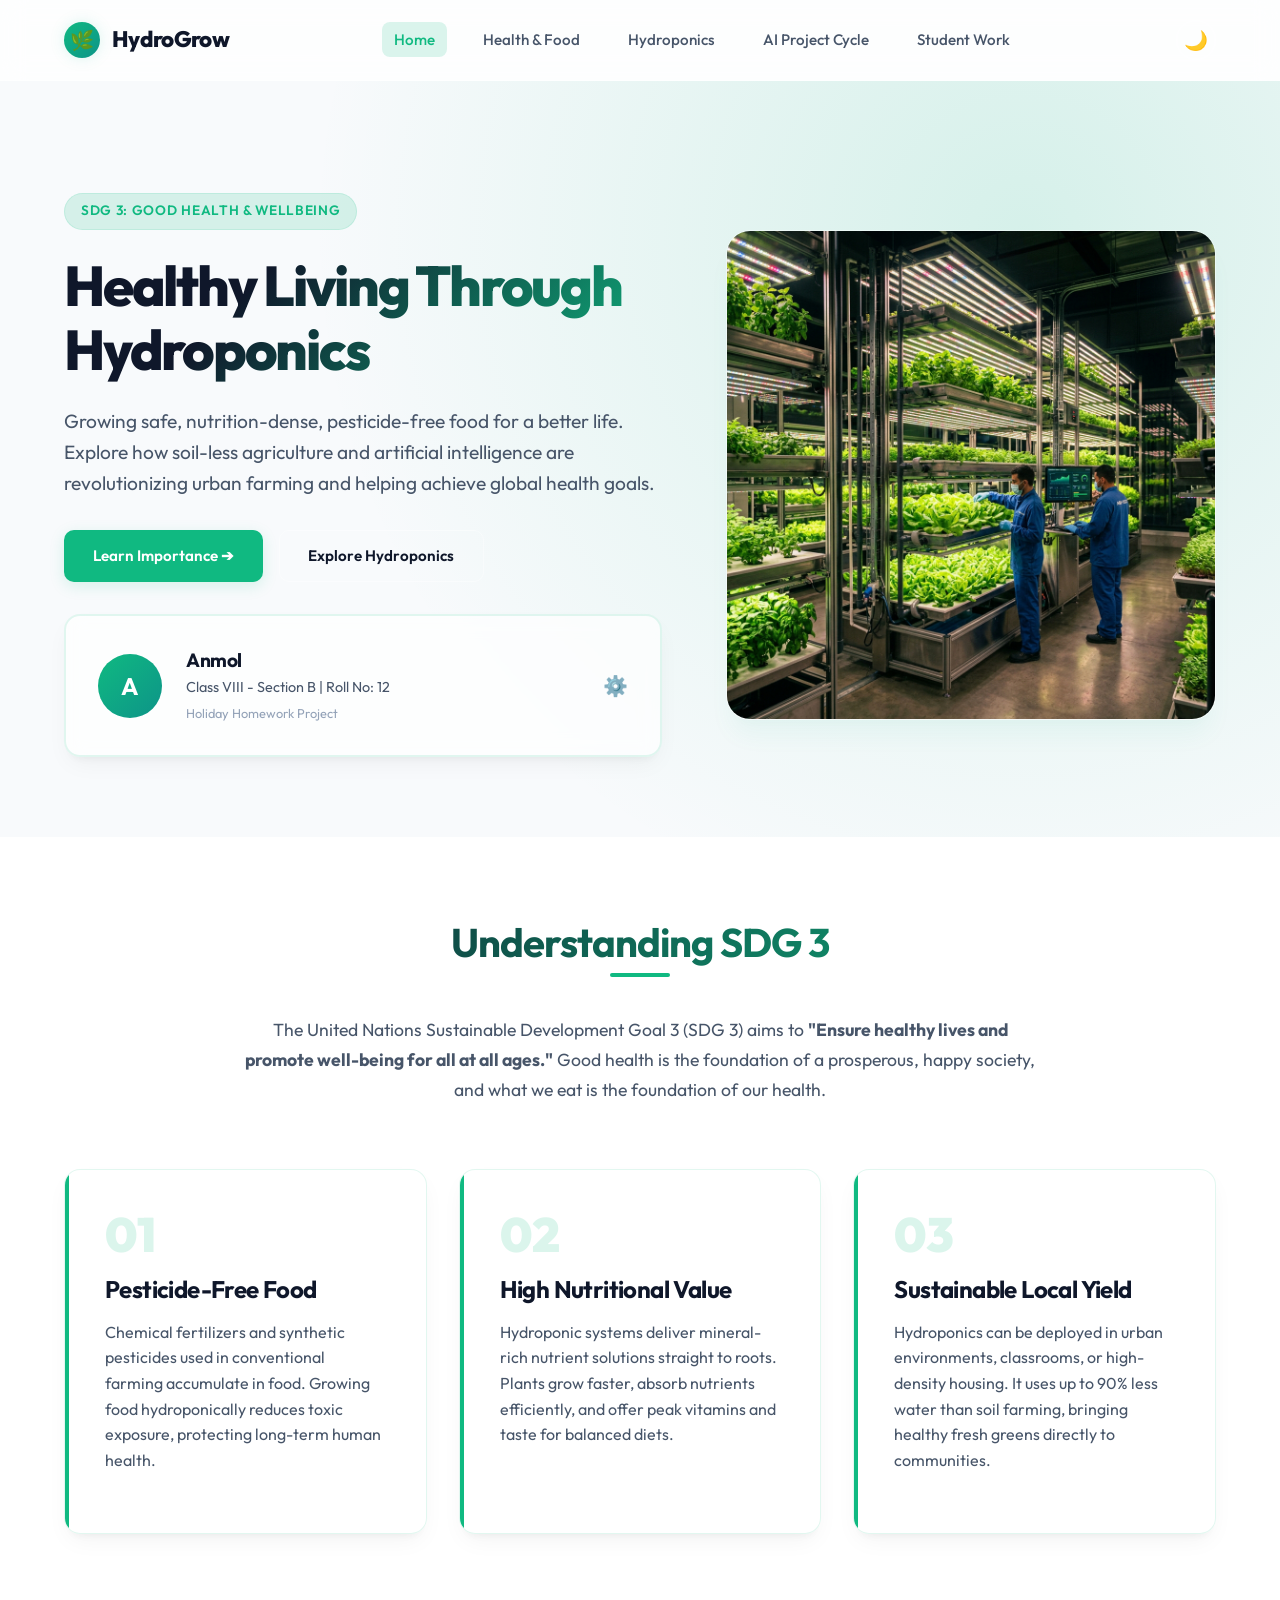
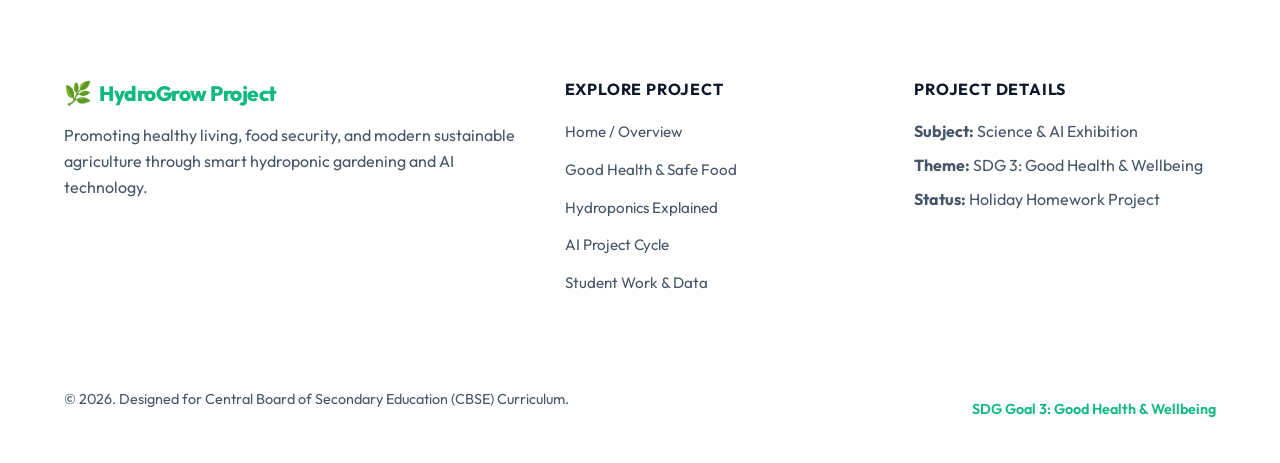
<file: index.html>
<!DOCTYPE html>
<html lang="en" data-theme="light">
<head>
  <meta charset="UTF-8">
  <meta name="viewport" content="width=device-width, initial-scale=1.0">
  <title>Healthy Living Through Hydroponics - SDG 3 Project</title>
  <meta name="description" content="Explore how hydroponics and AI technologies support UN Sustainable Development Goal 3: Good Health and Wellbeing by growing safe, pesticide-free food.">
  <link rel="stylesheet" href="css/style.css">
</head>
<body>

  <!-- Navigation Bar -->
  <header>
    <div class="container nav-container">
      <a href="index.html" class="logo-link">
        <div class="logo-icon">🌿</div>
        <span>HydroGrow</span>
      </a>
      <nav>
        <ul class="nav-menu">
          <li class="nav-item"><a href="index.html">Home</a></li>
          <li class="nav-item"><a href="health-food.html">Health & Food</a></li>
          <li class="nav-item"><a href="hydroponics.html">Hydroponics</a></li>
          <li class="nav-item"><a href="ai-cycle.html">AI Project Cycle</a></li>
          <li class="nav-item"><a href="student-work.html">Student Work</a></li>
        </ul>
      </nav>
      <div class="nav-controls">
        <button class="theme-toggle" aria-label="Toggle Theme">🌙</button>
        <button class="hamburger" aria-label="Open Navigation Menu">☰</button>
      </div>
    </div>
  </header>

  <!-- Hero Section -->
  <section class="hero">
    <div class="container hero-layout">
      <div class="hero-content">
        <span class="hero-tag">SDG 3: Good Health & Wellbeing</span>
        <h1>Healthy Living Through Hydroponics</h1>
        <p class="hero-desc">Growing safe, nutrition-dense, pesticide-free food for a better life. Explore how soil-less agriculture and artificial intelligence are revolutionizing urban farming and helping achieve global health goals.</p>
        
        <div class="hero-btns">
          <a href="health-food.html" class="btn btn-primary">Learn Importance ➔</a>
          <a href="hydroponics.html" class="btn btn-outline">Explore Hydroponics</a>
        </div>

        <!-- Student Profile Display Card -->
        <div class="student-card">
          <div class="student-info">
            <div class="student-avatar" id="display-student-avatar">A</div>
            <div class="student-details">
              <h4 id="display-student-name">Anmol</h4>
              <p>Class <span id="display-student-class">VIII</span> - Section <span id="display-student-section">B</span> | Roll No: <span id="display-student-roll">12</span></p>
              <p style="font-size: 0.8rem; color: var(--text-muted); margin-top: 0.2rem;">Holiday Homework Project</p>
            </div>
          </div>
          <button class="settings-btn" id="edit-student-btn" title="Edit Student Profile">⚙️</button>
        </div>

      </div>
      <div class="hero-img-container">
        <img src="assets/hero-hydro.png" alt="Futuristic vertical hydroponic farm with bright glowing pink-blue LED light panels and lush green lettuce leaves" class="hero-img">
      </div>
    </div>
  </section>

  <!-- SDG 3 Introduction -->
  <section class="section" style="background-color: var(--bg-secondary); transition: background-color var(--transition-speed) ease;">
    <div class="container">
      <h2 class="section-title">Understanding SDG 3</h2>
      <p style="text-align: center; max-width: 800px; margin: 0 auto 4rem auto; font-size: 1.1rem; line-height: 1.7;">
        The United Nations Sustainable Development Goal 3 (SDG 3) aims to <strong>"Ensure healthy lives and promote well-being for all at all ages."</strong> Good health is the foundation of a prosperous, happy society, and what we eat is the foundation of our health.
      </p>

      <div class="sdg-grid">
        <!-- Card 1 -->
        <div class="glass-card sdg-card">
          <div class="sdg-number">01</div>
          <h3>Pesticide-Free Food</h3>
          <p>Chemical fertilizers and synthetic pesticides used in conventional farming accumulate in food. Growing food hydroponically reduces toxic exposure, protecting long-term human health.</p>
        </div>
        <!-- Card 2 -->
        <div class="glass-card sdg-card">
          <div class="sdg-number">02</div>
          <h3>High Nutritional Value</h3>
          <p>Hydroponic systems deliver mineral-rich nutrient solutions straight to roots. Plants grow faster, absorb nutrients efficiently, and offer peak vitamins and taste for balanced diets.</p>
        </div>
        <!-- Card 3 -->
        <div class="glass-card sdg-card">
          <div class="sdg-number">03</div>
          <h3>Sustainable Local Yield</h3>
          <p>Hydroponics can be deployed in urban environments, classrooms, or high-density housing. It uses up to 90% less water than soil farming, bringing healthy fresh greens directly to communities.</p>
        </div>
      </div>
    </div>
  </section>

  <!-- Profile Edit Modal -->
  <div class="modal" id="student-modal">
    <div class="modal-content">
      <button class="modal-close">&times;</button>
      <h3 style="margin-bottom: 1.5rem; text-align: center; color: var(--primary);">Edit Student Details</h3>
      <form id="student-form">
        <div class="form-group">
          <label for="input-name">Student Name</label>
          <input type="text" id="input-name" class="form-input" required placeholder="Enter your full name">
        </div>
        <div class="form-group">
          <label for="input-class">Class</label>
          <input type="text" id="input-class" class="form-input" required placeholder="e.g. IX or X">
        </div>
        <div class="form-group">
          <label for="input-section">Section</label>
          <input type="text" id="input-section" class="form-input" required placeholder="e.g. A or B">
        </div>
        <div class="form-group">
          <label for="input-roll">Roll Number</label>
          <input type="text" id="input-roll" class="form-input" required placeholder="e.g. 12 or 24">
        </div>
        <button type="submit" class="btn btn-primary" style="width: 100%; margin-top: 1rem;">Save & Update</button>
      </form>
    </div>
  </div>

  <!-- Footer -->
  <footer>
    <div class="container">
      <div class="footer-layout">
        <div class="footer-brand">
          <h3 style="display: flex; align-items: center; gap: 0.5rem; color: var(--primary);">
            <span style="font-size: 1.4rem;">🌿</span> HydroGrow Project
          </h3>
          <p>Promoting healthy living, food security, and modern sustainable agriculture through smart hydroponic gardening and AI technology.</p>
        </div>
        <div class="footer-links">
          <h4>Explore Project</h4>
          <ul>
            <li><a href="index.html">Home / Overview</a></li>
            <li><a href="health-food.html">Good Health & Safe Food</a></li>
            <li><a href="hydroponics.html">Hydroponics Explained</a></li>
            <li><a href="ai-cycle.html">AI Project Cycle</a></li>
            <li><a href="student-work.html">Student Work & Data</a></li>
          </ul>
        </div>
        <div class="footer-contact">
          <h4>Project Details</h4>
          <p style="margin-bottom: 0.5rem;"><strong>Subject:</strong> Science & AI Exhibition</p>
          <p style="margin-bottom: 0.5rem;"><strong>Theme:</strong> SDG 3: Good Health & Wellbeing</p>
          <p><strong>Status:</strong> Holiday Homework Project</p>
        </div>
      </div>
      <div class="footer-bottom">
        <p>&copy; 2026. Designed for Central Board of Secondary Education (CBSE) Curriculum.</p>
        <div class="footer-bottom-links">
          <span style="color: var(--primary); font-weight: 600;">SDG Goal 3: Good Health & Wellbeing</span>
        </div>
      </div>
    </div>
  </footer>

  <script src="js/main.js"></script>
</body>
</html>
</file>
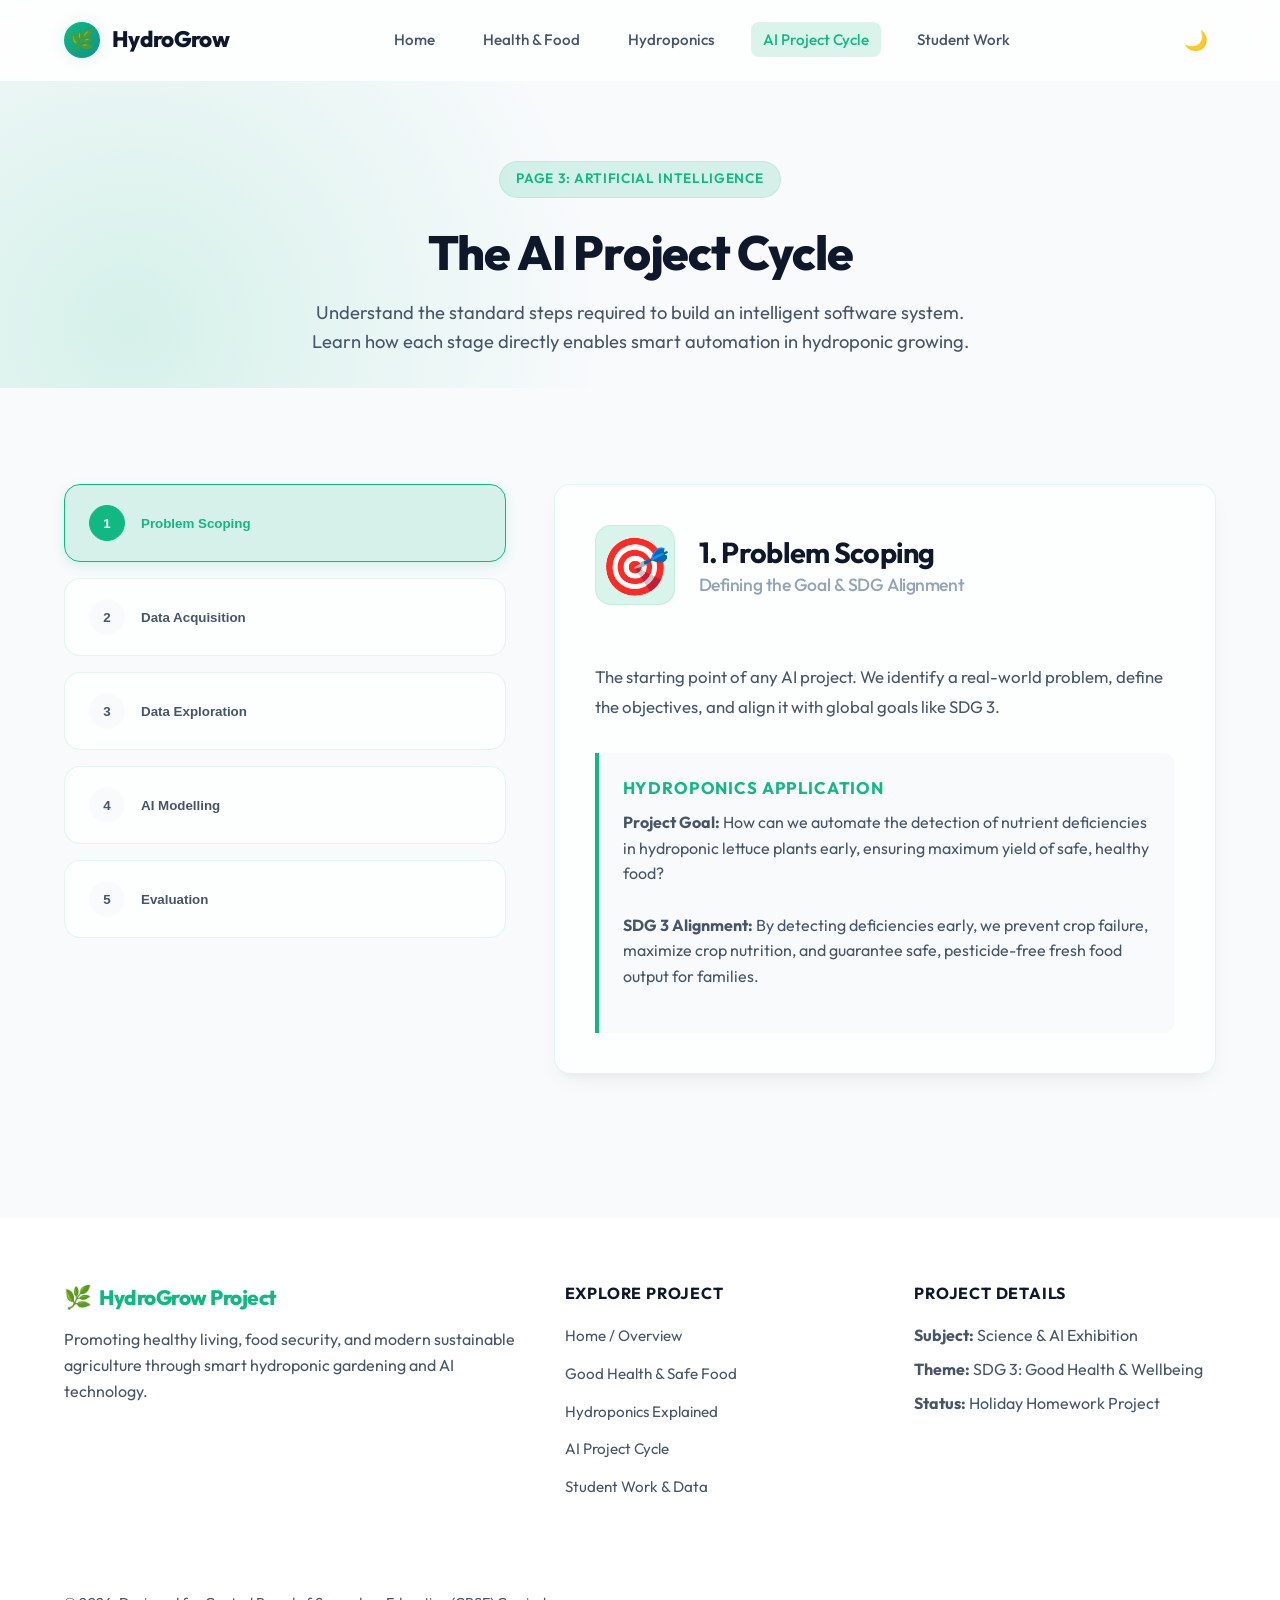
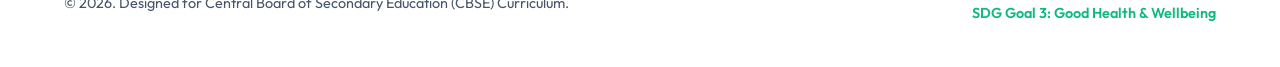
<file: ai-cycle.html>
<!DOCTYPE html>
<html lang="en" data-theme="light">
<head>
  <meta charset="UTF-8">
  <meta name="viewport" content="width=device-width, initial-scale=1.0">
  <title>AI Project Cycle - SDG 3 Project</title>
  <meta name="description" content="Understand the 5 stages of the AI Project Cycle: Scoping, Acquisition, Exploration, Modelling, and Evaluation, applied to smart hydroponics.">
  <link rel="stylesheet" href="css/style.css">
  <style>
    /* Specific layouts for ai-cycle.html */
    .cycle-layout {
      display: grid;
      grid-template-columns: 0.8fr 1.2fr;
      gap: 3rem;
      margin: 4rem 0;
    }
    
    .cycle-sidebar {
      display: flex;
      flex-direction: column;
      gap: 1rem;
    }
    
    .cycle-step-tab {
      background: var(--card-bg);
      border: 1px solid var(--card-border);
      border-radius: var(--border-radius);
      padding: 1.25rem 1.5rem;
      display: flex;
      align-items: center;
      gap: 1rem;
      cursor: pointer;
      transition: all var(--transition-speed) ease;
      text-align: left;
      font-weight: 600;
      color: var(--text-secondary);
    }
    
    .cycle-step-tab:hover {
      transform: translateX(5px);
      border-color: var(--primary);
      color: var(--text-primary);
    }
    
    .cycle-step-tab.active {
      background: var(--primary-glow);
      border-color: var(--primary);
      color: var(--primary);
      box-shadow: 0 4px 12px var(--primary-glow);
    }
    
    .step-number-badge {
      width: 36px;
      height: 36px;
      background: var(--bg-primary);
      border: 1px solid var(--glass-border);
      border-radius: 50%;
      display: flex;
      align-items: center;
      justify-content: center;
      font-weight: 700;
      transition: all var(--transition-speed) ease;
    }
    
    .cycle-step-tab.active .step-number-badge {
      background: var(--primary);
      color: white;
      border-color: var(--primary);
    }
    
    .step-detail-box {
      min-height: 450px;
      transition: opacity 0.25s ease, transform 0.25s ease;
    }
    
    .detail-header {
      display: flex;
      align-items: center;
      gap: 1.5rem;
      margin-bottom: 2rem;
      border-bottom: 1px solid var(--glass-border);
      padding-bottom: 1.5rem;
    }
    
    .detail-icon {
      font-size: 3.5rem;
      background: var(--primary-glow);
      width: 80px;
      height: 80px;
      border-radius: var(--border-radius);
      display: flex;
      align-items: center;
      justify-content: center;
      border: 1px solid var(--card-border);
    }
    
    .detail-header h3 {
      font-size: 1.8rem;
      margin: 0;
    }
    
    .detail-header h4 {
      font-size: 1.1rem;
      font-weight: 500;
      color: var(--text-muted);
      margin: 0.25rem 0 0 0;
    }
    
    .app-box {
      background: var(--bg-primary);
      border-left: 4px solid var(--primary);
      padding: 1.5rem;
      border-radius: 0 12px 12px 0;
      margin-top: 2rem;
    }
    
    .app-box h5 {
      font-size: 1.05rem;
      font-weight: 700;
      margin-bottom: 0.75rem;
      color: var(--primary);
      text-transform: uppercase;
      letter-spacing: 0.05em;
    }
    
    @media (max-width: 992px) {
      .cycle-layout {
        grid-template-columns: 1fr;
      }
      .cycle-step-tab:hover {
        transform: translateY(-2px);
      }
    }
  </style>
</head>
<body>

  <!-- Navigation Bar -->
  <header>
    <div class="container nav-container">
      <a href="index.html" class="logo-link">
        <div class="logo-icon">🌿</div>
        <span>HydroGrow</span>
      </a>
      <nav>
        <ul class="nav-menu">
          <li class="nav-item"><a href="index.html">Home</a></li>
          <li class="nav-item"><a href="health-food.html">Health & Food</a></li>
          <li class="nav-item"><a href="hydroponics.html">Hydroponics</a></li>
          <li class="nav-item"><a href="ai-cycle.html">AI Project Cycle</a></li>
          <li class="nav-item"><a href="student-work.html">Student Work</a></li>
        </ul>
      </nav>
      <div class="nav-controls">
        <button class="theme-toggle" aria-label="Toggle Theme">🌙</button>
        <button class="hamburger" aria-label="Open Navigation Menu">☰</button>
      </div>
    </div>
  </header>

  <!-- Page Header -->
  <section class="section" style="padding-bottom: 2rem; background: radial-gradient(circle at 10% 80%, var(--primary-glow) 0%, transparent 40%);">
    <div class="container" style="text-align: center;">
      <span class="hero-tag">Page 3: Artificial Intelligence</span>
      <h1 style="font-size: 3rem; margin-bottom: 1rem; font-weight: 800;">The AI Project Cycle</h1>
      <p style="max-width: 700px; margin: 0 auto; font-size: 1.15rem; color: var(--text-secondary);">
        Understand the standard steps required to build an intelligent software system. Learn how each stage directly enables smart automation in hydroponic growing.
      </p>
    </div>
  </section>

  <!-- Timeline Section -->
  <section class="section" style="padding-top: 2rem;">
    <div class="container">
      
      <div class="cycle-layout">
        <!-- Sidebar Navigation (Timeline Steps) -->
        <div class="cycle-sidebar">
          <button class="cycle-step-tab active" data-step="scoping">
            <span class="step-number-badge">1</span>
            <span>Problem Scoping</span>
          </button>
          
          <button class="cycle-step-tab" data-step="acquisition">
            <span class="step-number-badge">2</span>
            <span>Data Acquisition</span>
          </button>
          
          <button class="cycle-step-tab" data-step="exploration">
            <span class="step-number-badge">3</span>
            <span>Data Exploration</span>
          </button>
          
          <button class="cycle-step-tab" data-step="modelling">
            <span class="step-number-badge">4</span>
            <span>AI Modelling</span>
          </button>
          
          <button class="cycle-step-tab" data-step="evaluation">
            <span class="step-number-badge">5</span>
            <span>Evaluation</span>
          </button>
        </div>

        <!-- Details Display Card -->
        <div class="glass-card step-detail-box" id="step-detail-container">
          <div class="detail-header">
            <div class="detail-icon" id="step-detail-icon">🎯</div>
            <div>
              <h3 id="step-detail-title">1. Problem Scoping</h3>
              <h4 id="step-detail-subtitle">Defining the Goal & SDG Alignment</h4>
            </div>
          </div>

          <div style="font-size: 1.05rem; line-height: 1.75; margin-bottom: 1.5rem;">
            <p id="step-detail-desc">The starting point of any AI project. We identify a real-world problem, define the objectives, and align it with global goals like SDG 3.</p>
          </div>

          <div class="app-box">
            <h5>Hydroponics Application</h5>
            <p id="step-detail-app">
              <strong>Project Goal:</strong> How can we automate the detection of nutrient deficiencies in hydroponic lettuce plants early, ensuring maximum yield of safe, healthy food?<br><br>
              <strong>SDG 3 Alignment:</strong> By detecting deficiencies early, we prevent crop failure, maximize crop nutrition, and guarantee safe, pesticide-free fresh food output for families.
            </p>
          </div>
        </div>
      </div>

    </div>
  </section>

  <!-- Footer -->
  <footer>
    <div class="container">
      <div class="footer-layout">
        <div class="footer-brand">
          <h3 style="display: flex; align-items: center; gap: 0.5rem; color: var(--primary);">
            <span style="font-size: 1.4rem;">🌿</span> HydroGrow Project
          </h3>
          <p>Promoting healthy living, food security, and modern sustainable agriculture through smart hydroponic gardening and AI technology.</p>
        </div>
        <div class="footer-links">
          <h4>Explore Project</h4>
          <ul>
            <li><a href="index.html">Home / Overview</a></li>
            <li><a href="health-food.html">Good Health & Safe Food</a></li>
            <li><a href="hydroponics.html">Hydroponics Explained</a></li>
            <li><a href="ai-cycle.html">AI Project Cycle</a></li>
            <li><a href="student-work.html">Student Work & Data</a></li>
          </ul>
        </div>
        <div class="footer-contact">
          <h4>Project Details</h4>
          <p style="margin-bottom: 0.5rem;"><strong>Subject:</strong> Science & AI Exhibition</p>
          <p style="margin-bottom: 0.5rem;"><strong>Theme:</strong> SDG 3: Good Health & Wellbeing</p>
          <p><strong>Status:</strong> Holiday Homework Project</p>
        </div>
      </div>
      <div class="footer-bottom">
        <p>&copy; 2026. Designed for Central Board of Secondary Education (CBSE) Curriculum.</p>
        <div class="footer-bottom-links">
          <span style="color: var(--primary); font-weight: 600;">SDG Goal 3: Good Health & Wellbeing</span>
        </div>
      </div>
    </div>
  </footer>

  <script src="js/main.js"></script>
  <script src="js/ai-cycle.js"></script>
</body>
</html>
</file>
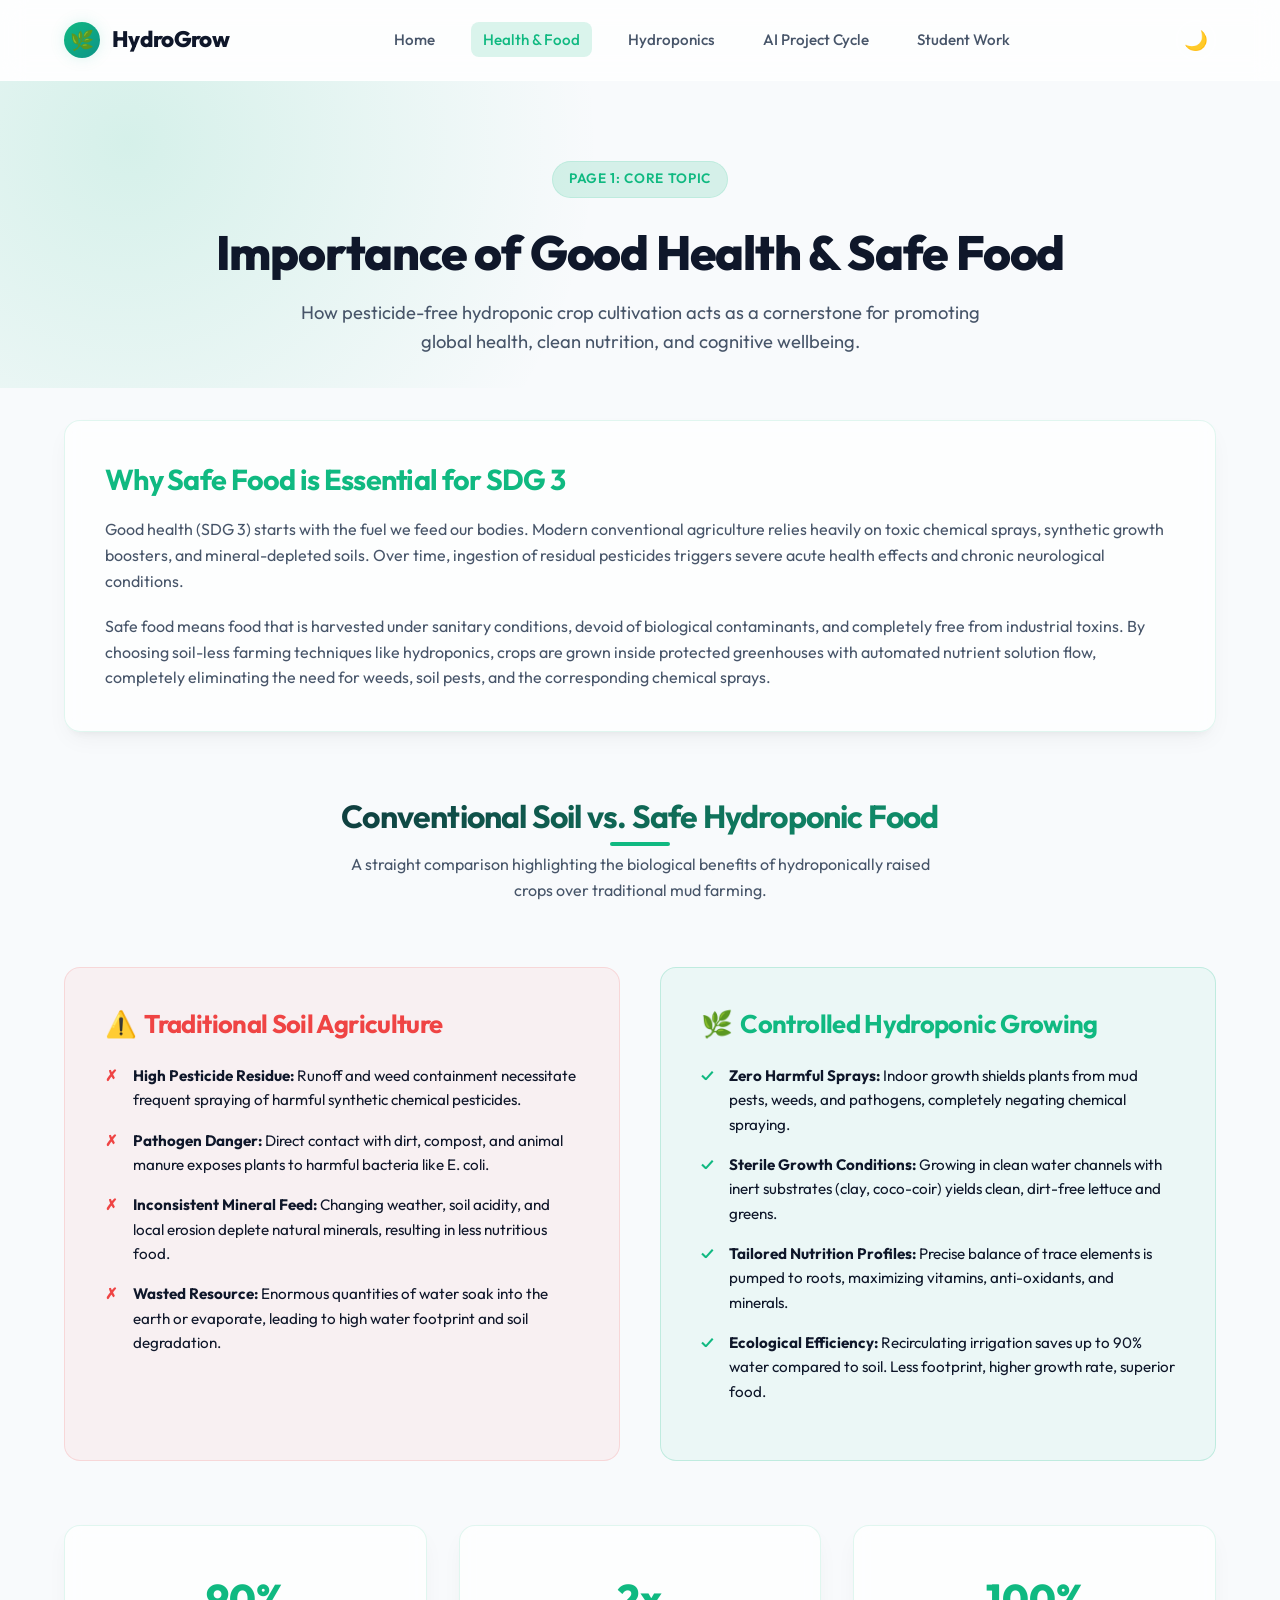
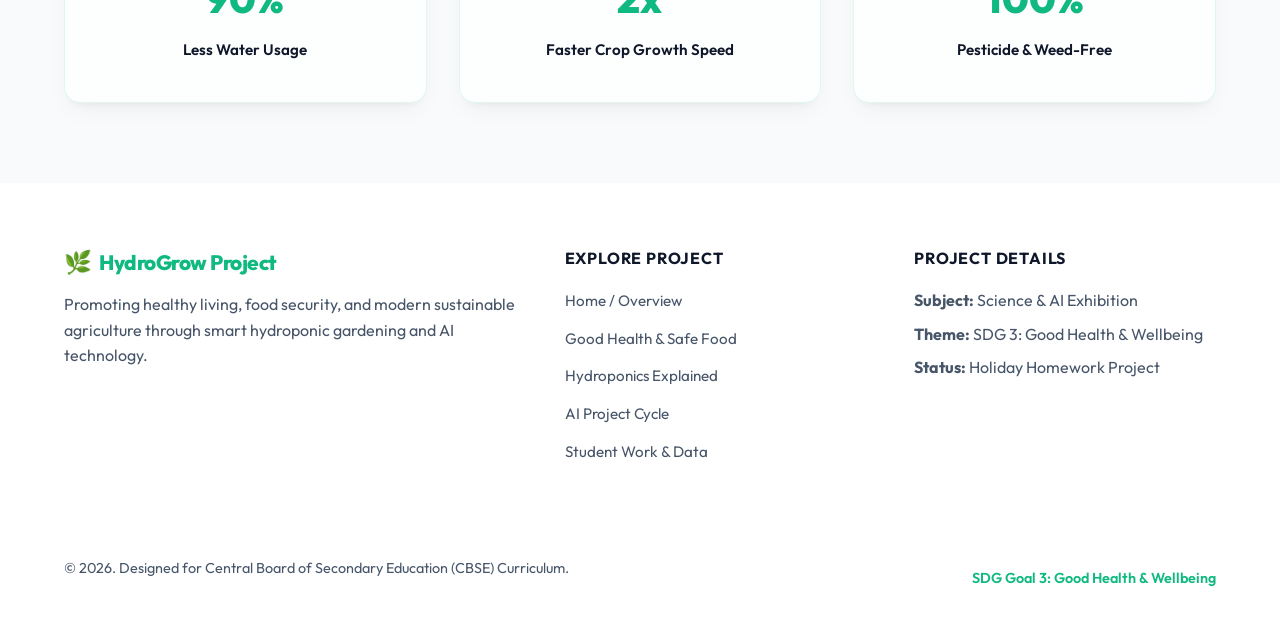
<file: health-food.html>
<!DOCTYPE html>
<html lang="en" data-theme="light">
<head>
  <meta charset="UTF-8">
  <meta name="viewport" content="width=device-width, initial-scale=1.0">
  <title>Good Health & Safe Food - SDG 3 Project</title>
  <meta name="description" content="Discover why clean, chemical-free food is essential for good health, and how hydroponics acts as a catalyst for safe nutrition under SDG 3.">
  <link rel="stylesheet" href="css/style.css">
  <style>
    /* Unique layout for health-food.html */
    .compare-container {
      display: grid;
      grid-template-columns: 1fr 1fr;
      gap: 2.5rem;
      margin: 4rem 0;
    }
    
    .compare-box {
      border-radius: var(--border-radius);
      padding: 2.5rem;
      position: relative;
    }
    
    .compare-soil {
      background: rgba(239, 68, 68, 0.05);
      border: 1px solid rgba(239, 68, 68, 0.15);
    }
    
    .compare-hydro {
      background: rgba(16, 185, 129, 0.05);
      border: 1px solid rgba(16, 185, 129, 0.2);
    }
    
    .compare-box h3 {
      font-size: 1.6rem;
      margin-bottom: 1.5rem;
      display: flex;
      align-items: center;
      gap: 0.5rem;
    }
    
    .compare-soil h3 { color: var(--danger); }
    .compare-hydro h3 { color: var(--primary); }
    
    .compare-list {
      list-style: none;
    }
    
    .compare-list li {
      margin-bottom: 1rem;
      padding-left: 1.75rem;
      position: relative;
      font-size: 0.95rem;
    }
    
    .compare-soil .compare-list li::before {
      content: '✗';
      position: absolute;
      left: 0;
      color: var(--danger);
      font-weight: bold;
    }
    
    .compare-hydro .compare-list li::before {
      content: '✓';
      position: absolute;
      left: 0;
      color: var(--primary);
      font-weight: bold;
    }
    
    .stat-row {
      display: grid;
      grid-template-columns: repeat(3, 1fr);
      gap: 2rem;
      margin-top: 4rem;
      text-align: center;
    }
    
    .stat-number {
      font-size: 2.5rem;
      font-weight: 800;
      color: var(--primary);
      margin-bottom: 0.5rem;
    }
    
    .stat-label {
      font-weight: 600;
      font-size: 0.95rem;
      color: var(--text-primary);
    }
    
    @media (max-width: 768px) {
      .compare-container {
        grid-template-columns: 1fr;
      }
      .stat-row {
        grid-template-columns: 1fr;
        gap: 1.5rem;
      }
    }
  </style>
</head>
<body>

  <!-- Navigation Bar -->
  <header>
    <div class="container nav-container">
      <a href="index.html" class="logo-link">
        <div class="logo-icon">🌿</div>
        <span>HydroGrow</span>
      </a>
      <nav>
        <ul class="nav-menu">
          <li class="nav-item"><a href="index.html">Home</a></li>
          <li class="nav-item"><a href="health-food.html">Health & Food</a></li>
          <li class="nav-item"><a href="hydroponics.html">Hydroponics</a></li>
          <li class="nav-item"><a href="ai-cycle.html">AI Project Cycle</a></li>
          <li class="nav-item"><a href="student-work.html">Student Work</a></li>
        </ul>
      </nav>
      <div class="nav-controls">
        <button class="theme-toggle" aria-label="Toggle Theme">🌙</button>
        <button class="hamburger" aria-label="Open Navigation Menu">☰</button>
      </div>
    </div>
  </header>

  <!-- Page Header -->
  <section class="section" style="padding-bottom: 2rem; background: radial-gradient(circle at 10% 20%, var(--primary-glow) 0%, transparent 40%);">
    <div class="container" style="text-align: center;">
      <span class="hero-tag">Page 1: Core Topic</span>
      <h1 style="font-size: 3rem; margin-bottom: 1rem; font-weight: 800;">Importance of Good Health & Safe Food</h1>
      <p style="max-width: 700px; margin: 0 auto; font-size: 1.15rem; color: var(--text-secondary);">
        How pesticide-free hydroponic crop cultivation acts as a cornerstone for promoting global health, clean nutrition, and cognitive wellbeing.
      </p>
    </div>
  </section>

  <!-- Core Content Section -->
  <section class="section" style="padding-top: 2rem;">
    <div class="container">
      
      <!-- Informative Paragraphs -->
      <div class="glass-card" style="margin-bottom: 4rem;">
        <h2 style="font-size: 1.8rem; margin-bottom: 1.25rem; color: var(--primary);">Why Safe Food is Essential for SDG 3</h2>
        <p>Good health (SDG 3) starts with the fuel we feed our bodies. Modern conventional agriculture relies heavily on toxic chemical sprays, synthetic growth boosters, and mineral-depleted soils. Over time, ingestion of residual pesticides triggers severe acute health effects and chronic neurological conditions.</p>
        <p style="margin-bottom: 0;">Safe food means food that is harvested under sanitary conditions, devoid of biological contaminants, and completely free from industrial toxins. By choosing soil-less farming techniques like hydroponics, crops are grown inside protected greenhouses with automated nutrient solution flow, completely eliminating the need for weeds, soil pests, and the corresponding chemical sprays.</p>
      </div>

      <!-- Comparative Section -->
      <h2 class="section-title" style="font-size: 2rem; margin-bottom: 1rem;">Conventional Soil vs. Safe Hydroponic Food</h2>
      <p style="text-align: center; max-width: 600px; margin: 0 auto 3rem auto; color: var(--text-secondary);">
        A straight comparison highlighting the biological benefits of hydroponically raised crops over traditional mud farming.
      </p>

      <div class="compare-container">
        <!-- Soil Box -->
        <div class="compare-box compare-soil">
          <h3><span>⚠️</span> Traditional Soil Agriculture</h3>
          <ul class="compare-list">
            <li><strong>High Pesticide Residue:</strong> Runoff and weed containment necessitate frequent spraying of harmful synthetic chemical pesticides.</li>
            <li><strong>Pathogen Danger:</strong> Direct contact with dirt, compost, and animal manure exposes plants to harmful bacteria like E. coli.</li>
            <li><strong>Inconsistent Mineral Feed:</strong> Changing weather, soil acidity, and local erosion deplete natural minerals, resulting in less nutritious food.</li>
            <li><strong>Wasted Resource:</strong> Enormous quantities of water soak into the earth or evaporate, leading to high water footprint and soil degradation.</li>
          </ul>
        </div>

        <!-- Hydroponics Box -->
        <div class="compare-box compare-hydro">
          <h3><span>🌿</span> Controlled Hydroponic Growing</h3>
          <ul class="compare-list">
            <li><strong>Zero Harmful Sprays:</strong> Indoor growth shields plants from mud pests, weeds, and pathogens, completely negating chemical spraying.</li>
            <li><strong>Sterile Growth Conditions:</strong> Growing in clean water channels with inert substrates (clay, coco-coir) yields clean, dirt-free lettuce and greens.</li>
            <li><strong>Tailored Nutrition Profiles:</strong> Precise balance of trace elements is pumped to roots, maximizing vitamins, anti-oxidants, and minerals.</li>
            <li><strong>Ecological Efficiency:</strong> Recirculating irrigation saves up to 90% water compared to soil. Less footprint, higher growth rate, superior food.</li>
          </ul>
        </div>
      </div>

      <!-- Stat Counters (Micro-animations placeholder) -->
      <div class="stat-row">
        <div class="glass-card">
          <div class="stat-number">90%</div>
          <div class="stat-label">Less Water Usage</div>
        </div>
        <div class="glass-card">
          <div class="stat-number">2x</div>
          <div class="stat-label">Faster Crop Growth Speed</div>
        </div>
        <div class="glass-card">
          <div class="stat-number">100%</div>
          <div class="stat-label">Pesticide & Weed-Free</div>
        </div>
      </div>

    </div>
  </section>

  <!-- Footer -->
  <footer>
    <div class="container">
      <div class="footer-layout">
        <div class="footer-brand">
          <h3 style="display: flex; align-items: center; gap: 0.5rem; color: var(--primary);">
            <span style="font-size: 1.4rem;">🌿</span> HydroGrow Project
          </h3>
          <p>Promoting healthy living, food security, and modern sustainable agriculture through smart hydroponic gardening and AI technology.</p>
        </div>
        <div class="footer-links">
          <h4>Explore Project</h4>
          <ul>
            <li><a href="index.html">Home / Overview</a></li>
            <li><a href="health-food.html">Good Health & Safe Food</a></li>
            <li><a href="hydroponics.html">Hydroponics Explained</a></li>
            <li><a href="ai-cycle.html">AI Project Cycle</a></li>
            <li><a href="student-work.html">Student Work & Data</a></li>
          </ul>
        </div>
        <div class="footer-contact">
          <h4>Project Details</h4>
          <p style="margin-bottom: 0.5rem;"><strong>Subject:</strong> Science & AI Exhibition</p>
          <p style="margin-bottom: 0.5rem;"><strong>Theme:</strong> SDG 3: Good Health & Wellbeing</p>
          <p><strong>Status:</strong> Holiday Homework Project</p>
        </div>
      </div>
      <div class="footer-bottom">
        <p>&copy; 2026. Designed for Central Board of Secondary Education (CBSE) Curriculum.</p>
        <div class="footer-bottom-links">
          <span style="color: var(--primary); font-weight: 600;">SDG Goal 3: Good Health & Wellbeing</span>
        </div>
      </div>
    </div>
  </footer>

  <script src="js/main.js"></script>
</body>
</html>
</file>
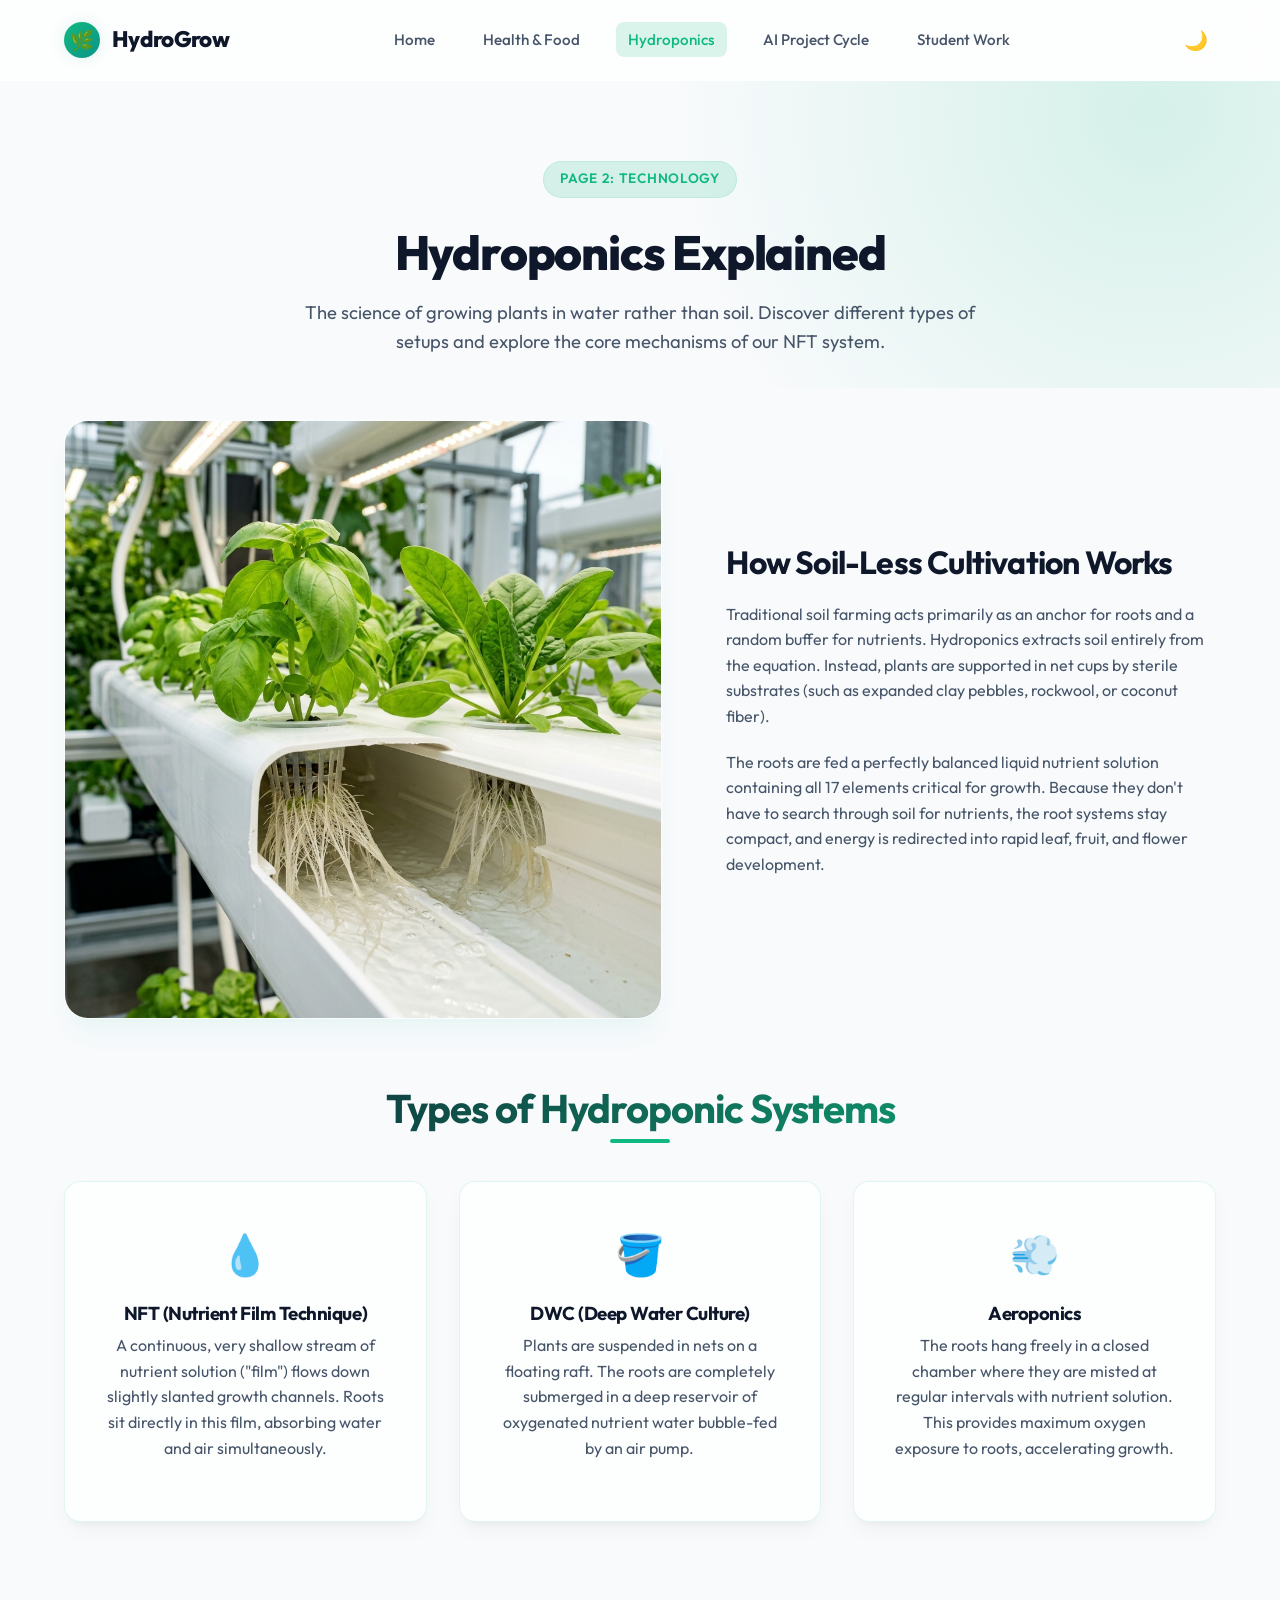
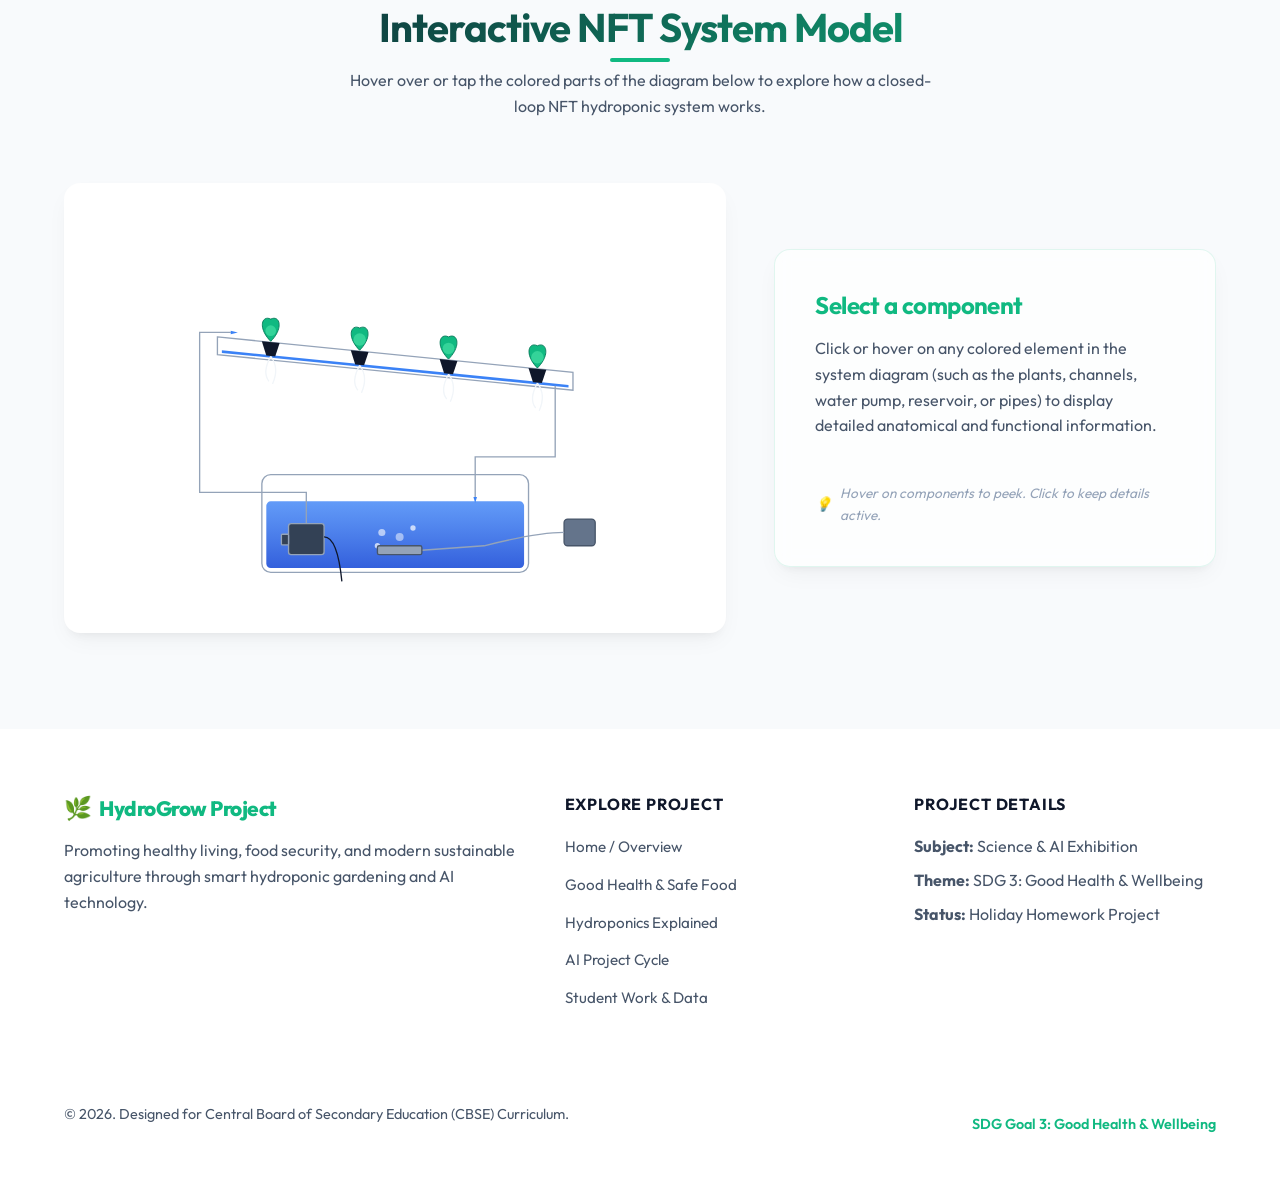
<file: hydroponics.html>
<!DOCTYPE html>
<html lang="en" data-theme="light">
<head>
  <meta charset="UTF-8">
  <meta name="viewport" content="width=device-width, initial-scale=1.0">
  <title>Hydroponics Explained - SDG 3 Project</title>
  <meta name="description" content="Learn the science of hydroponics: NFT, DWC, and Aeroponics. Interact with our digital model to explore how system components work.">
  <link rel="stylesheet" href="css/style.css">
  <style>
    /* Specific styles for hydroponics page */
    .system-types-grid {
      display: grid;
      grid-template-columns: repeat(3, 1fr);
      gap: 2rem;
      margin-bottom: 5rem;
    }
    
    .system-card {
      text-align: center;
    }
    
    .system-icon {
      font-size: 2.5rem;
      margin-bottom: 1rem;
      color: var(--primary);
    }
    
    /* Diagram Layout */
    .diagram-section {
      display: grid;
      grid-template-columns: 1.2fr 0.8fr;
      gap: 3rem;
      align-items: center;
      margin: 4rem 0;
    }
    
    .diagram-container {
      background: var(--bg-secondary);
      border: 1px solid var(--glass-border);
      border-radius: var(--border-radius);
      padding: 1.5rem;
      box-shadow: var(--shadow-md);
      display: flex;
      justify-content: center;
      align-items: center;
    }
    
    .interactive-svg {
      width: 100%;
      height: auto;
      max-height: 400px;
    }
    
    /* Interactive SVG Classes */
    .svg-hoverable {
      transition: all 0.25s ease;
      stroke-width: 1.5px;
      stroke: var(--text-muted);
    }
    
    .svg-hoverable:hover,
    .svg-highlighted {
      stroke: var(--primary) !important;
      stroke-width: 3px !important;
      filter: drop-shadow(0 0 10px var(--primary-glow));
    }
    
    .info-panel {
      min-height: 250px;
      display: flex;
      flex-direction: column;
      justify-content: center;
      transition: all 0.3s ease;
    }
    
    .info-panel h3 {
      font-size: 1.5rem;
      margin-bottom: 1rem;
      color: var(--primary);
      display: flex;
      align-items: center;
      gap: 0.5rem;
    }
    
    .instruction-note {
      font-size: 0.85rem;
      color: var(--text-muted);
      margin-top: 1.5rem;
      display: flex;
      align-items: center;
      gap: 0.5rem;
      font-style: italic;
    }
    
    @media (max-width: 992px) {
      .system-types-grid {
        grid-template-columns: 1fr;
      }
      .diagram-section {
        grid-template-columns: 1fr;
        gap: 2rem;
      }
    }
  </style>
</head>
<body>

  <!-- Navigation Bar -->
  <header>
    <div class="container nav-container">
      <a href="index.html" class="logo-link">
        <div class="logo-icon">🌿</div>
        <span>HydroGrow</span>
      </a>
      <nav>
        <ul class="nav-menu">
          <li class="nav-item"><a href="index.html">Home</a></li>
          <li class="nav-item"><a href="health-food.html">Health & Food</a></li>
          <li class="nav-item"><a href="hydroponics.html">Hydroponics</a></li>
          <li class="nav-item"><a href="ai-cycle.html">AI Project Cycle</a></li>
          <li class="nav-item"><a href="student-work.html">Student Work</a></li>
        </ul>
      </nav>
      <div class="nav-controls">
        <button class="theme-toggle" aria-label="Toggle Theme">🌙</button>
        <button class="hamburger" aria-label="Open Navigation Menu">☰</button>
      </div>
    </div>
  </header>

  <!-- Page Header -->
  <section class="section" style="padding-bottom: 2rem; background: radial-gradient(circle at 90% 10%, var(--primary-glow) 0%, transparent 40%);">
    <div class="container" style="text-align: center;">
      <span class="hero-tag">Page 2: Technology</span>
      <h1 style="font-size: 3rem; margin-bottom: 1rem; font-weight: 800;">Hydroponics Explained</h1>
      <p style="max-width: 700px; margin: 0 auto; font-size: 1.15rem; color: var(--text-secondary);">
        The science of growing plants in water rather than soil. Discover different types of setups and explore the core mechanisms of our NFT system.
      </p>
    </div>
  </section>

  <!-- Image and Overview Row -->
  <section class="section" style="padding-top: 2rem; padding-bottom: 2rem;">
    <div class="container">
      <div class="hero-layout" style="margin-bottom: 4rem;">
        <div class="hero-img-container">
          <img src="assets/hydroponic-setup.png" alt="Close-up of leafy basil growing in white PVC hydroponic channels, with root structures visible inside cutouts" class="hero-img">
        </div>
        <div class="hero-content">
          <h2 style="font-size: 2rem; margin-bottom: 1.25rem;">How Soil-Less Cultivation Works</h2>
          <p>Traditional soil farming acts primarily as an anchor for roots and a random buffer for nutrients. Hydroponics extracts soil entirely from the equation. Instead, plants are supported in net cups by sterile substrates (such as expanded clay pebbles, rockwool, or coconut fiber).</p>
          <p>The roots are fed a perfectly balanced liquid nutrient solution containing all 17 elements critical for growth. Because they don't have to search through soil for nutrients, the root systems stay compact, and energy is redirected into rapid leaf, fruit, and flower development.</p>
        </div>
      </div>

      <!-- Core System Types -->
      <h2 class="section-title">Types of Hydroponic Systems</h2>
      <div class="system-types-grid">
        <!-- NFT Card -->
        <div class="glass-card system-card">
          <div class="system-icon">💧</div>
          <h3>NFT (Nutrient Film Technique)</h3>
          <p>A continuous, very shallow stream of nutrient solution ("film") flows down slightly slanted growth channels. Roots sit directly in this film, absorbing water and air simultaneously.</p>
        </div>

        <!-- DWC Card -->
        <div class="glass-card system-card">
          <div class="system-icon">🪣</div>
          <h3>DWC (Deep Water Culture)</h3>
          <p>Plants are suspended in nets on a floating raft. The roots are completely submerged in a deep reservoir of oxygenated nutrient water bubble-fed by an air pump.</p>
        </div>

        <!-- Aeroponics Card -->
        <div class="glass-card system-card">
          <div class="system-icon">💨</div>
          <h3>Aeroponics</h3>
          <p>The roots hang freely in a closed chamber where they are misted at regular intervals with nutrient solution. This provides maximum oxygen exposure to roots, accelerating growth.</p>
        </div>
      </div>

      <!-- Interactive Diagram Section -->
      <h2 class="section-title">Interactive NFT System Model</h2>
      <p style="text-align: center; max-width: 600px; margin: -2rem auto 3rem auto; color: var(--text-secondary);">
        Hover over or tap the colored parts of the diagram below to explore how a closed-loop NFT hydroponic system works.
      </p>

      <div class="diagram-section">
        <!-- SVG Container -->
        <div class="diagram-container">
          <svg class="interactive-svg" viewBox="0 0 600 450" xmlns="http://www.w3.org/2000/svg">
            <defs>
              <linearGradient id="waterGrad" x1="0%" y1="0%" x2="0%" y2="100%">
                <stop offset="0%" stop-color="#3b82f6" stop-opacity="0.8"/>
                <stop offset="100%" stop-color="#1d4ed8" stop-opacity="0.9"/>
              </linearGradient>
            </defs>
            
            <!-- Background grid lines (Subtle) -->
            <line x1="50" y1="50" x2="550" y2="50" stroke="var(--glass-border)" stroke-dasharray="5,5"/>
            <line x1="50" y1="400" x2="550" y2="400" stroke="var(--glass-border)" stroke-dasharray="5,5"/>

            <!-- 1. Reservoir Group -->
            <g id="svg-reservoir" class="svg-hoverable" fill="transparent" stroke="#475569" stroke-width="2">
              <!-- Tank outer body -->
              <rect x="150" y="300" width="300" height="110" rx="10" fill="var(--bg-secondary)"/>
              <!-- Water solution level -->
              <rect x="155" y="330" width="290" height="75" rx="5" fill="url(#waterGrad)" stroke="none"/>
              <!-- Bubbles representing oxygenation -->
              <circle cx="280" cy="380" r="3" fill="rgba(255,255,255,0.7)" stroke="none"/>
              <circle cx="285" cy="365" r="4" fill="rgba(255,255,255,0.6)" stroke="none"/>
              <circle cx="310" cy="385" r="2.5" fill="rgba(255,255,255,0.7)" stroke="none"/>
              <circle cx="305" cy="370" r="4.5" fill="rgba(255,255,255,0.5)" stroke="none"/>
              <circle cx="320" cy="360" r="3" fill="rgba(255,255,255,0.7)" stroke="none"/>
            </g>

            <!-- 2. Pump Group -->
            <g id="svg-pump" class="svg-hoverable" fill="#334155" stroke="#1e293b" stroke-width="2">
              <!-- Pump Body -->
              <rect x="180" y="355" width="40" height="35" rx="3"/>
              <!-- Pump Inlet -->
              <rect x="172" y="367" width="8" height="12" rx="1"/>
              <!-- Electric cord -->
              <path d="M 220 370 Q 235 370 240 420" fill="none" stroke="#0f172a" stroke-width="1.5"/>
            </g>

            <!-- 3. Feedpipe Group -->
            <g id="svg-feedpipe" class="svg-hoverable" fill="none" stroke="#3b82f6" stroke-width="3">
              <!-- Path from pump, going left, going up, going right to top of channel -->
              <path d="M 200 355 L 200 320 L 80 320 L 80 140 L 115 140"/>
              <!-- Tiny water drop arrow pointing into channel -->
              <polygon points="115,138 123,140 115,142" fill="#3b82f6" stroke="none"/>
            </g>

            <!-- 4. Channel Group -->
            <g id="svg-channels" class="svg-hoverable" fill="#e2e8f0" stroke="#94a3b8" stroke-width="2">
              <!-- Slanted Growing Channel (NFT Gully) -->
              <polygon points="100,145 500,185 500,205 100,165" fill="var(--bg-secondary)"/>
              <!-- Nutrient solution film flowing inside -->
              <polygon points="105,160 495,199 495,202 105,163" fill="#3b82f6" stroke="none"/>
            </g>

            <!-- 5. Drainpipe Group -->
            <g id="svg-drainpipe" class="svg-hoverable" fill="none" stroke="#3b82f6" stroke-width="3">
              <!-- Pipe from low end of channel back down to tank -->
              <path d="M 480 200 L 480 280 L 390 280 L 390 325"/>
              <!-- Arrow returning to reservoir -->
              <polygon points="388,325 390,332 392,325" fill="#3b82f6" stroke="none"/>
            </g>

            <!-- 6. Airstone & Airpump Group -->
            <g id="svg-airstone" class="svg-hoverable" fill="none" stroke="#cbd5e1" stroke-width="2">
              <!-- External air pump -->
              <rect x="490" y="350" width="35" height="30" rx="4" fill="#64748b" stroke="#475569"/>
              <!-- Air line -->
              <path d="M 490 365 Q 460 365 400 380 L 330 385" stroke="#94a3b8" stroke-width="1.5"/>
              <!-- Air Stone cylinder at bottom of tank -->
              <rect x="280" y="380" width="50" height="10" rx="2" fill="#94a3b8" stroke="#475569"/>
            </g>

            <!-- 7. Plants and Roots Group -->
            <g id="svg-plants" class="svg-hoverable" fill="none">
              <!-- Netpots & roots -->
              <!-- Pot 1 -->
              <polygon points="150,150 170,152 165,167 155,166" fill="#0f172a" stroke="none"/>
              <path d="M 160 167 Q 150 185 158 195 M 160 167 Q 170 180 162 198" stroke="#f1f5f9" stroke-width="1.5"/>
              <!-- Plant 1 Leaves -->
              <path d="M 160 150 C 145 135 150 120 160 125 C 170 120 175 135 160 150 Z" fill="#10b981" stroke="#047857" stroke-width="1"/>
              <circle cx="160" cy="138" r="6" fill="#34d399" stroke="none"/>
              
              <!-- Pot 2 -->
              <polygon points="250,160 270,162 265,177 255,176" fill="#0f172a" stroke="none"/>
              <path d="M 260 177 Q 250 195 258 205 M 260 177 Q 270 190 262 208" stroke="#f1f5f9" stroke-width="1.5"/>
              <!-- Plant 2 Leaves -->
              <path d="M 260 160 C 245 145 250 130 260 135 C 270 130 275 145 260 160 Z" fill="#10b981" stroke="#047857" stroke-width="1"/>
              <circle cx="260" cy="148" r="7" fill="#34d399" stroke="none"/>

              <!-- Pot 3 -->
              <polygon points="350,170 370,172 365,187 355,186" fill="#0f172a" stroke="none"/>
              <path d="M 360 187 Q 350 205 358 215 M 360 187 Q 370 200 362 218" stroke="#f1f5f9" stroke-width="1.5"/>
              <!-- Plant 3 Leaves -->
              <path d="M 360 170 C 345 155 350 140 360 145 C 370 140 375 155 360 170 Z" fill="#10b981" stroke="#047857" stroke-width="1"/>
              <circle cx="360" cy="158" r="6.5" fill="#34d399" stroke="none"/>

              <!-- Pot 4 -->
              <polygon points="450,180 470,182 465,197 455,196" fill="#0f172a" stroke="none"/>
              <path d="M 460 197 Q 450 215 458 225 M 460 197 Q 470 210 462 228" stroke="#f1f5f9" stroke-width="1.5"/>
              <!-- Plant 4 Leaves -->
              <path d="M 460 180 C 445 165 450 150 460 155 C 470 150 475 165 460 180 Z" fill="#10b981" stroke="#047857" stroke-width="1"/>
              <circle cx="460" cy="168" r="7" fill="#34d399" stroke="none"/>
            </g>
          </svg>
        </div>

        <!-- Detail Panel -->
        <div class="glass-card info-panel" id="diagram-info-panel">
          <h3 id="diagram-component-title">Select a component</h3>
          <p id="diagram-component-desc">Click or hover on any colored element in the system diagram (such as the plants, channels, water pump, reservoir, or pipes) to display detailed anatomical and functional information.</p>
          
          <div class="instruction-note">
            <span>💡</span> Hover on components to peek. Click to keep details active.
          </div>
        </div>
      </div>

    </div>
  </section>

  <!-- Footer -->
  <footer>
    <div class="container">
      <div class="footer-layout">
        <div class="footer-brand">
          <h3 style="display: flex; align-items: center; gap: 0.5rem; color: var(--primary);">
            <span style="font-size: 1.4rem;">🌿</span> HydroGrow Project
          </h3>
          <p>Promoting healthy living, food security, and modern sustainable agriculture through smart hydroponic gardening and AI technology.</p>
        </div>
        <div class="footer-links">
          <h4>Explore Project</h4>
          <ul>
            <li><a href="index.html">Home / Overview</a></li>
            <li><a href="health-food.html">Good Health & Safe Food</a></li>
            <li><a href="hydroponics.html">Hydroponics Explained</a></li>
            <li><a href="ai-cycle.html">AI Project Cycle</a></li>
            <li><a href="student-work.html">Student Work & Data</a></li>
          </ul>
        </div>
        <div class="footer-contact">
          <h4>Project Details</h4>
          <p style="margin-bottom: 0.5rem;"><strong>Subject:</strong> Science & AI Exhibition</p>
          <p style="margin-bottom: 0.5rem;"><strong>Theme:</strong> SDG 3: Good Health & Wellbeing</p>
          <p><strong>Status:</strong> Holiday Homework Project</p>
        </div>
      </div>
      <div class="footer-bottom">
        <p>&copy; 2026. Designed for Central Board of Secondary Education (CBSE) Curriculum.</p>
        <div class="footer-bottom-links">
          <span style="color: var(--primary); font-weight: 600;">SDG Goal 3: Good Health & Wellbeing</span>
        </div>
      </div>
    </div>
  </footer>

  <script src="js/main.js"></script>
  <script src="js/interactive-hydro.js"></script>
</body>
</html>
</file>
<file: css/style.css>
@import url('https://fonts.googleapis.com/css2?family=Outfit:wght@300;400;500;600;700;800&display=swap');

/* Color Variables and Theme Setup */
:root {
  /* Common variables */
  --transition-speed: 0.3s;
  --border-radius: 16px;
  --font-sans: 'Outfit', -apple-system, BlinkMacSystemFont, 'Segoe UI', Roboto, sans-serif;
  
  /* Light Mode Palette */
  --primary: #10b981; /* Emerald 500 */
  --primary-glow: rgba(16, 185, 129, 0.15);
  --primary-hover: #059669; /* Emerald 600 */
  --accent: #0d9488; /* Teal 600 */
  --bg-primary: #f8fafc; /* Slate 50 */
  --bg-secondary: #ffffff;
  --card-bg: rgba(255, 255, 255, 0.7);
  --card-border: rgba(16, 185, 129, 0.12);
  --text-primary: #0f172a; /* Slate 900 */
  --text-secondary: #475569; /* Slate 600 */
  --text-muted: #94a3b8; /* Slate 400 */
  --glass-bg: rgba(255, 255, 255, 0.75);
  --glass-border: rgba(255, 255, 255, 0.4);
  --shadow-sm: 0 2px 4px rgba(0, 0, 0, 0.02);
  --shadow-md: 0 10px 25px -5px rgba(0, 0, 0, 0.05), 0 8px 10px -6px rgba(0, 0, 0, 0.05);
  --shadow-lg: 0 20px 25px -5px rgba(16, 185, 129, 0.05), 0 10px 10px -5px rgba(16, 185, 129, 0.02);
  
  /* Alert status */
  --success: #10b981;
  --warning: #f59e0b;
  --danger: #ef4444;
}

[data-theme="dark"] {
  /* Dark Mode Palette */
  --bg-primary: #090d16; /* Deep Midnight */
  --bg-secondary: #0f172a; /* Slate 900 */
  --card-bg: rgba(30, 41, 59, 0.5); /* Slate 800 with opacity */
  --card-border: rgba(16, 185, 129, 0.2);
  --text-primary: #f8fafc; /* Slate 50 */
  --text-secondary: #cbd5e1; /* Slate 300 */
  --text-muted: #64748b; /* Slate 500 */
  --glass-bg: rgba(15, 23, 42, 0.75);
  --glass-border: rgba(255, 255, 255, 0.08);
  --shadow-sm: 0 2px 4px rgba(0, 0, 0, 0.2);
  --shadow-md: 0 10px 25px -5px rgba(0, 0, 0, 0.3);
  --shadow-lg: 0 20px 25px -5px rgba(0, 0, 0, 0.4), 0 10px 10px -5px rgba(0, 0, 0, 0.2);
  --primary-glow: rgba(16, 185, 129, 0.25);
}

/* Reset and Base Styles */
* {
  box-sizing: border-box;
  margin: 0;
  padding: 0;
}

html {
  scroll-behavior: smooth;
  font-family: var(--font-sans);
  font-size: 16px;
  background-color: var(--bg-primary);
  color: var(--text-primary);
  transition: background-color var(--transition-speed) ease, color var(--transition-speed) ease;
}

body {
  min-height: 100vh;
  display: flex;
  flex-direction: column;
  overflow-x: hidden;
  line-height: 1.6;
}

/* Typography */
h1, h2, h3, h4, h5, h6 {
  font-weight: 700;
  line-height: 1.25;
  margin-bottom: 0.5rem;
  letter-spacing: -0.025em;
  color: var(--text-primary);
}

p {
  color: var(--text-secondary);
  margin-bottom: 1.25rem;
}

a {
  color: var(--primary);
  text-decoration: none;
  transition: color var(--transition-speed) ease;
}

a:hover {
  color: var(--primary-hover);
}

/* Shared Layout Containers */
.container {
  width: 100%;
  max-width: 1200px;
  margin: 0 auto;
  padding: 0 1.5rem;
}

.section {
  padding: 5rem 0;
}

.section-title {
  text-align: center;
  font-size: 2.5rem;
  margin-bottom: 3rem;
  position: relative;
  background: linear-gradient(135deg, var(--text-primary), var(--primary));
  -webkit-background-clip: text;
  -webkit-text-fill-color: transparent;
}

.section-title::after {
  content: '';
  position: absolute;
  bottom: -10px;
  left: 50%;
  transform: translateX(-50%);
  width: 60px;
  height: 4px;
  border-radius: 2px;
  background: var(--primary);
}

/* Sticky Header with Glassmorphism */
header {
  position: sticky;
  top: 0;
  z-index: 1000;
  background: var(--glass-bg);
  backdrop-filter: blur(12px);
  -webkit-backdrop-filter: blur(12px);
  border-bottom: 1px solid var(--glass-border);
  transition: background var(--transition-speed) ease, border-bottom var(--transition-speed) ease;
}

.nav-container {
  display: flex;
  justify-content: space-between;
  align-items: center;
  height: 80px;
}

.logo-link {
  display: flex;
  align-items: center;
  gap: 0.75rem;
  font-weight: 800;
  font-size: 1.4rem;
  color: var(--text-primary);
  letter-spacing: -0.03em;
}

.logo-icon {
  width: 36px;
  height: 36px;
  background: linear-gradient(135deg, var(--primary), var(--accent));
  border-radius: 50%;
  display: flex;
  align-items: center;
  justify-content: center;
  color: white;
  font-size: 1.2rem;
  box-shadow: 0 0 15px var(--primary-glow);
}

.nav-menu {
  display: flex;
  list-style: none;
  gap: 1.5rem;
  align-items: center;
}

.nav-item a {
  color: var(--text-secondary);
  font-weight: 500;
  font-size: 0.95rem;
  padding: 0.5rem 0.75rem;
  border-radius: 8px;
  transition: all var(--transition-speed) ease;
}

.nav-item a:hover,
.nav-item.active a {
  color: var(--primary);
  background: var(--primary-glow);
}

/* Controls (Theme Switch + Nav controls) */
.nav-controls {
  display: flex;
  align-items: center;
  gap: 1rem;
}

.theme-toggle {
  background: transparent;
  border: 1px solid var(--glass-border);
  color: var(--text-primary);
  width: 40px;
  height: 40px;
  border-radius: 50%;
  cursor: pointer;
  display: flex;
  align-items: center;
  justify-content: center;
  font-size: 1.2rem;
  transition: all var(--transition-speed) ease;
}

.theme-toggle:hover {
  background: var(--primary-glow);
  border-color: var(--primary);
  color: var(--primary);
}

.hamburger {
  display: none;
  background: transparent;
  border: none;
  color: var(--text-primary);
  font-size: 1.5rem;
  cursor: pointer;
}

/* Glass Card Component */
.glass-card {
  background: var(--card-bg);
  border: 1px solid var(--card-border);
  border-radius: var(--border-radius);
  padding: 2.5rem;
  box-shadow: var(--shadow-md);
  transition: transform var(--transition-speed) cubic-bezier(0.165, 0.84, 0.44, 1), 
              box-shadow var(--transition-speed) cubic-bezier(0.165, 0.84, 0.44, 1),
              border-color var(--transition-speed) ease;
  backdrop-filter: blur(8px);
}

.glass-card:hover {
  transform: translateY(-5px);
  box-shadow: var(--shadow-lg);
  border-color: var(--primary);
}

/* Hero Section */
.hero {
  position: relative;
  padding: 7rem 0 5rem 0;
  background: radial-gradient(circle at 80% 20%, var(--primary-glow) 0%, transparent 60%);
  overflow: hidden;
}

.hero-layout {
  display: grid;
  grid-template-columns: 1.1fr 0.9fr;
  gap: 4rem;
  align-items: center;
}

.hero-tag {
  display: inline-block;
  background: var(--primary-glow);
  color: var(--primary);
  font-weight: 600;
  font-size: 0.85rem;
  padding: 0.4rem 1rem;
  border-radius: 20px;
  border: 1px solid var(--card-border);
  margin-bottom: 1.5rem;
  text-transform: uppercase;
  letter-spacing: 0.05em;
}

.hero h1 {
  font-size: 3.5rem;
  font-weight: 800;
  line-height: 1.15;
  margin-bottom: 1.5rem;
  letter-spacing: -0.04em;
  background: linear-gradient(135deg, var(--text-primary) 30%, var(--primary) 100%);
  -webkit-background-clip: text;
  -webkit-text-fill-color: transparent;
}

.hero-desc {
  font-size: 1.2rem;
  line-height: 1.6;
  margin-bottom: 2rem;
  color: var(--text-secondary);
}

.hero-btns {
  display: flex;
  gap: 1rem;
}

.btn {
  display: inline-flex;
  align-items: center;
  justify-content: center;
  padding: 0.8rem 1.8rem;
  border-radius: 10px;
  font-weight: 600;
  font-size: 0.95rem;
  cursor: pointer;
  transition: all var(--transition-speed) ease;
  border: none;
  gap: 0.5rem;
}

.btn-primary {
  background: var(--primary);
  color: white;
  box-shadow: 0 4px 15px var(--primary-glow);
}

.btn-primary:hover {
  background: var(--primary-hover);
  transform: translateY(-2px);
  color: white;
}

.btn-outline {
  background: transparent;
  color: var(--text-primary);
  border: 1px solid var(--glass-border);
}

.btn-outline:hover {
  background: var(--primary-glow);
  border-color: var(--primary);
  color: var(--primary);
}

.hero-img-container {
  position: relative;
  width: 100%;
  aspect-ratio: 1;
  border-radius: 24px;
  overflow: hidden;
  box-shadow: var(--shadow-lg);
  border: 1px solid var(--glass-border);
}

.hero-img {
  width: 100%;
  height: 100%;
  object-fit: cover;
  transition: transform 10s ease;
}

.hero-img-container:hover .hero-img {
  transform: scale(1.05);
}

/* Student Profile Card */
.student-card {
  position: relative;
  background: var(--card-bg);
  border: 2px solid var(--card-border);
  border-radius: var(--border-radius);
  padding: 2rem;
  box-shadow: var(--shadow-md);
  margin-top: 2rem;
  display: flex;
  align-items: center;
  justify-content: space-between;
  backdrop-filter: blur(10px);
}

.student-info {
  display: flex;
  align-items: center;
  gap: 1.5rem;
}

.student-avatar {
  width: 64px;
  height: 64px;
  background: linear-gradient(135deg, var(--primary), var(--accent));
  border-radius: 50%;
  display: flex;
  align-items: center;
  justify-content: center;
  color: white;
  font-weight: 700;
  font-size: 1.5rem;
}

.student-details h4 {
  font-size: 1.2rem;
  margin-bottom: 0.25rem;
}

.student-details p {
  margin: 0;
  font-size: 0.9rem;
  color: var(--text-secondary);
}

.settings-btn {
  background: transparent;
  border: none;
  font-size: 1.25rem;
  color: var(--text-secondary);
  cursor: pointer;
  transition: transform var(--transition-speed) ease, color var(--transition-speed) ease;
}

.settings-btn:hover {
  transform: rotate(45deg);
  color: var(--primary);
}

/* Modal styling */
.modal {
  display: none;
  position: fixed;
  top: 0;
  left: 0;
  width: 100%;
  height: 100%;
  z-index: 2000;
  background: rgba(0, 0, 0, 0.5);
  backdrop-filter: blur(4px);
  align-items: center;
  justify-content: center;
}

.modal.active {
  display: flex;
  animation: fadeIn var(--transition-speed) ease;
}

.modal-content {
  background: var(--bg-secondary);
  border: 1px solid var(--glass-border);
  border-radius: var(--border-radius);
  padding: 2.5rem;
  width: 90%;
  max-width: 450px;
  box-shadow: var(--shadow-lg);
  position: relative;
  animation: slideUp var(--transition-speed) cubic-bezier(0.175, 0.885, 0.32, 1.275);
}

.modal-close {
  position: absolute;
  top: 1.25rem;
  right: 1.25rem;
  background: transparent;
  border: none;
  font-size: 1.2rem;
  color: var(--text-secondary);
  cursor: pointer;
}

.form-group {
  margin-bottom: 1.5rem;
}

.form-group label {
  display: block;
  font-weight: 600;
  font-size: 0.9rem;
  margin-bottom: 0.5rem;
  color: var(--text-primary);
}

.form-input {
  width: 100%;
  padding: 0.75rem 1rem;
  border-radius: 8px;
  border: 1px solid var(--glass-border);
  background: var(--bg-primary);
  color: var(--text-primary);
  font-family: var(--font-sans);
  font-size: 0.95rem;
  transition: border-color var(--transition-speed) ease;
}

.form-input:focus {
  outline: none;
  border-color: var(--primary);
  box-shadow: 0 0 0 3px var(--primary-glow);
}

/* SDG Info Cards */
.sdg-grid {
  display: grid;
  grid-template-columns: repeat(auto-fit, minmax(320px, 1fr));
  gap: 2rem;
}

.sdg-card {
  position: relative;
  overflow: hidden;
}

.sdg-card::before {
  content: '';
  position: absolute;
  top: 0;
  left: 0;
  width: 4px;
  height: 100%;
  background: var(--primary);
}

.sdg-number {
  font-size: 3rem;
  font-weight: 900;
  color: var(--primary-glow);
  line-height: 1;
  margin-bottom: 1rem;
}

.sdg-card h3 {
  font-size: 1.5rem;
  margin-bottom: 1rem;
}

/* Footer style */
footer {
  background: var(--bg-secondary);
  border-top: 1px solid var(--glass-border);
  padding: 4rem 0 2rem 0;
  margin-top: auto;
  transition: background var(--transition-speed) ease, border-top var(--transition-speed) ease;
}

.footer-layout {
  display: grid;
  grid-template-columns: 1.5fr 1fr 1fr;
  gap: 3rem;
  margin-bottom: 3rem;
}

.footer-brand h3 {
  font-weight: 800;
  font-size: 1.3rem;
  margin-bottom: 1rem;
}

.footer-links h4,
.footer-contact h4 {
  font-size: 1rem;
  margin-bottom: 1.25rem;
  text-transform: uppercase;
  letter-spacing: 0.05em;
  color: var(--text-primary);
}

.footer-links ul {
  list-style: none;
}

.footer-links li {
  margin-bottom: 0.75rem;
}

.footer-links a {
  color: var(--text-secondary);
  font-size: 0.95rem;
}

.footer-links a:hover {
  color: var(--primary);
}

.footer-bottom {
  border-top: 1px solid var(--glass-border);
  padding-top: 2rem;
  display: flex;
  justify-content: space-between;
  align-items: center;
  font-size: 0.9rem;
  color: var(--text-muted);
}

.footer-bottom-links {
  display: flex;
  gap: 1.5rem;
}

.footer-bottom-links a {
  color: var(--text-muted);
}

/* Animations */
@keyframes fadeIn {
  from { opacity: 0; }
  to { opacity: 1; }
}

@keyframes slideUp {
  from { transform: translateY(30px); opacity: 0; }
  to { transform: translateY(0); opacity: 1; }
}

/* Responsive Styling */
@media (max-width: 992px) {
  .hero-layout {
    grid-template-columns: 1fr;
    gap: 3rem;
    text-align: center;
  }
  
  .hero-tag {
    margin-left: auto;
    margin-right: auto;
  }
  
  .hero h1 {
    font-size: 2.8rem;
  }
  
  .hero-btns {
    justify-content: center;
  }
  
  .hero-img-container {
    max-width: 500px;
    margin: 0 auto;
  }
  
  .footer-layout {
    grid-template-columns: 1fr;
    gap: 2rem;
  }
}

@media (max-width: 768px) {
  .hamburger {
    display: block;
  }
  
  .nav-menu {
    position: fixed;
    top: 80px;
    left: -100%;
    width: 100%;
    height: calc(100vh - 80px);
    background: var(--bg-secondary);
    flex-direction: column;
    padding: 3rem 1.5rem;
    gap: 2rem;
    transition: left 0.4s cubic-bezier(0.165, 0.84, 0.44, 1);
    border-top: 1px solid var(--glass-border);
    box-shadow: var(--shadow-lg);
  }
  
  .nav-menu.active {
    left: 0;
  }
  
  .nav-item {
    width: 100%;
    text-align: center;
  }
  
  .nav-item a {
    display: block;
    padding: 1rem;
    font-size: 1.1rem;
  }
  
  .section {
    padding: 3.5rem 0;
  }
  
  .section-title {
    font-size: 2rem;
    margin-bottom: 2rem;
  }
  
  .footer-bottom {
    flex-direction: column;
    gap: 1rem;
    text-align: center;
  }
}
</file>
